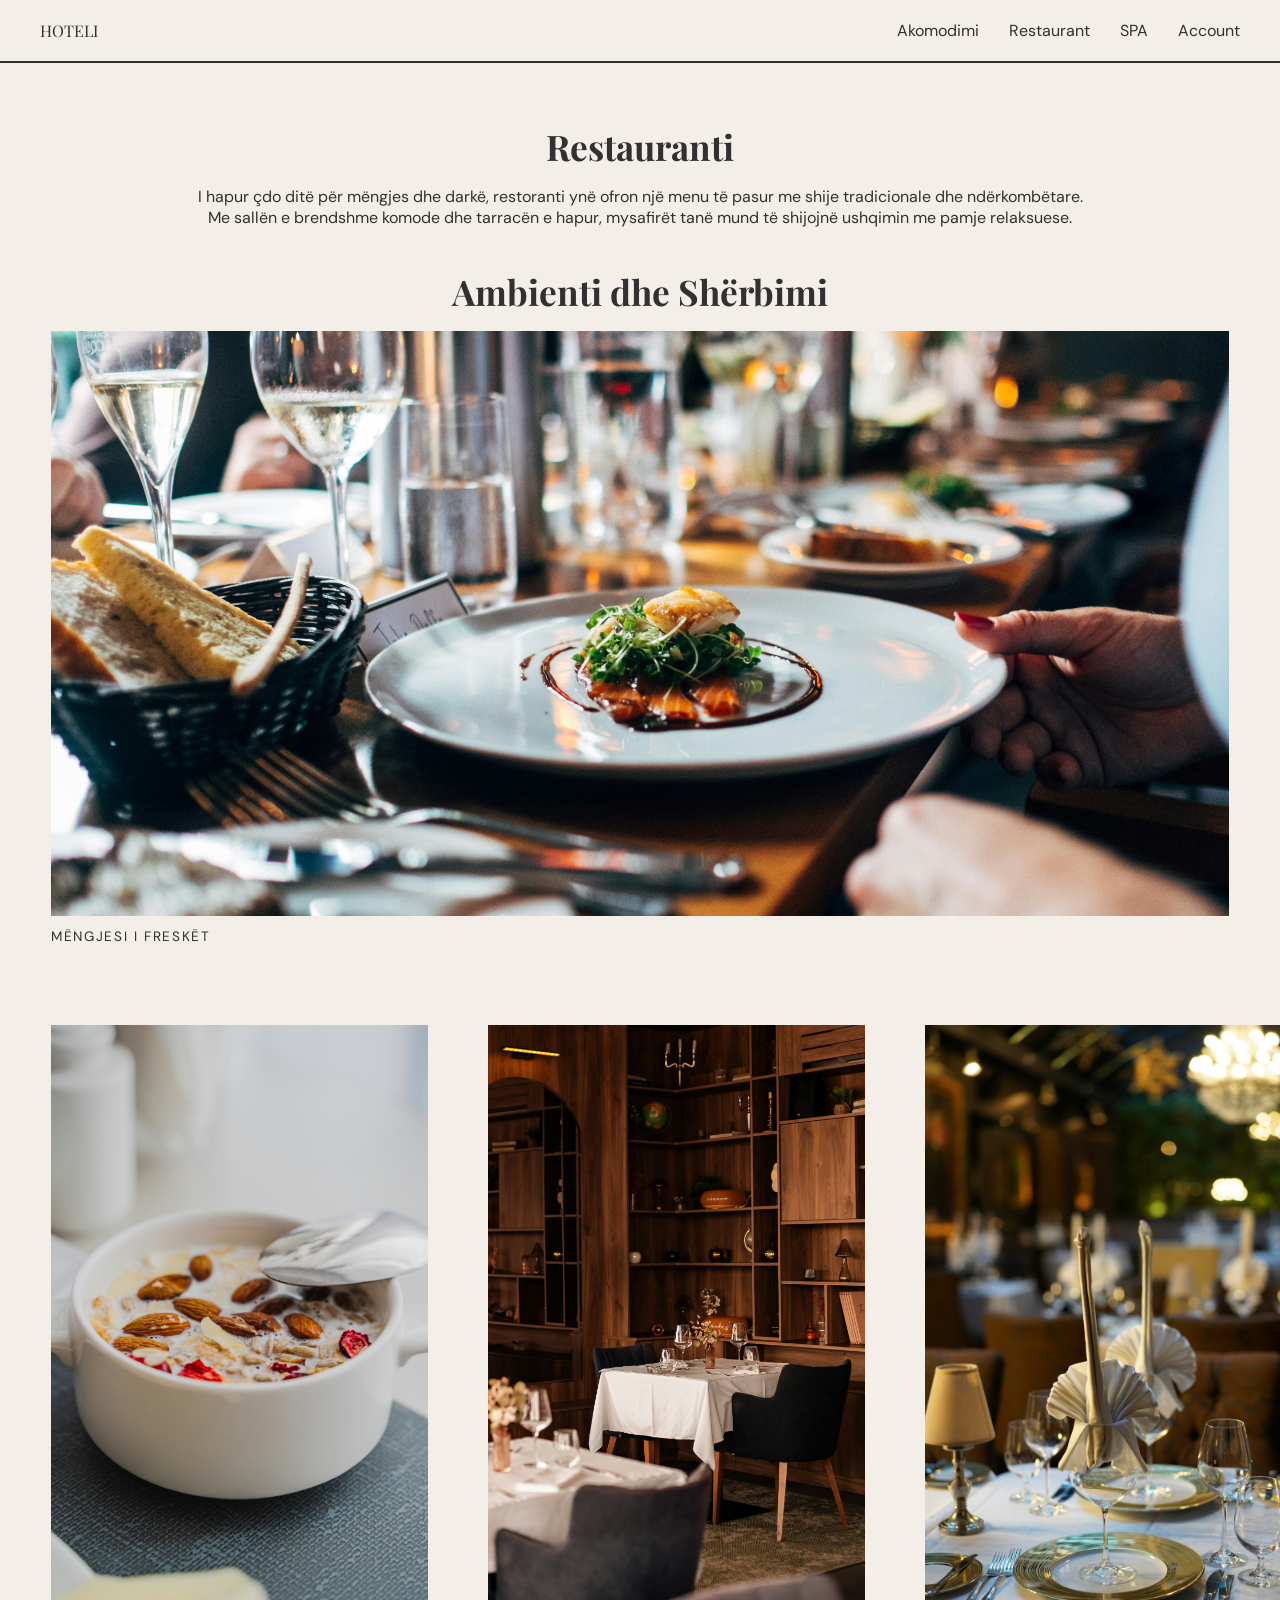
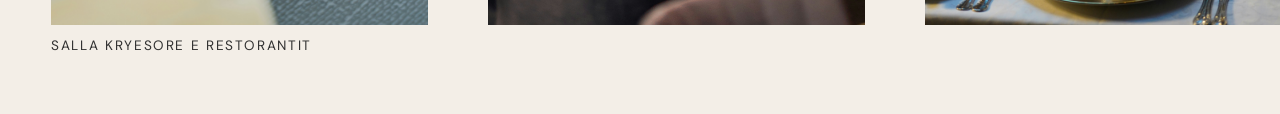
<file: restaurant.html>
<!DOCTYPE html>
<html lang="en">
<head>
    <meta charset="UTF-8">
    <meta name="viewport" content="width=device-width, initial-scale=1.0">
    <link rel="preconnect" href="https://fonts.googleapis.com">
    <link rel="preconnect" href="https://fonts.gstatic.com" crossorigin>
    <link href="https://fonts.googleapis.com/css2?family=DM+Sans:ital,opsz,wght@0,9..40,100..1000;1,9..40,100..1000&family=Playfair+Display:ital,wght@0,400..900;1,400..900&display=swap" rel="stylesheet">
    <link rel="stylesheet" href="css/global.css">
    <link rel="stylesheet" href="css/pages.css">
    <title>Restaurant</title>
</head>
<body>
     <header class="site-header">
        <a href="index.html" class="logo">HOTELI</a>
        <nav class="menu">
            <ul>
                <li><a href="akomodimi.html">Akomodimi</a></li>
                <li><a href="restaurant.html">Restaurant</a></li>
                <li><a href="spa.html">SPA</a></li>
                <li class="account-dropdown"><a href="#">Account</a>
                    <ul class="dropdown-menu">
                        <li><a href="login.html">Login</a></li>
                        <li><a href="register.html">Register</a></li>
                    </ul>
                </li>
            </ul>
        </nav>
    </header>
    <main>
        <section class="restaurant-intro">
            <h2>Restauranti</h2>
            <p>
                I hapur çdo ditë për mëngjes dhe darkë, restoranti ynë ofron një menu të pasur me shije tradicionale 
                dhe ndërkombëtare. <br> Me sallën e brendshme komode dhe tarracën e hapur, mysafirët tanë mund të shijojnë 
                ushqimin me pamje relaksuese.
            </p>
        </section>

        <section class="restaurant-gallery">
            <h2>Ambienti dhe Shërbimi</h2>

            <article class="foto1">
                <figure>
                    <img src="fotot/ushqimi.jpg" alt="Ushqim i fresket">
                    <figcaption>Mëngjesi i freskët</figcaption>
                </figure>
            </article>
            
            <article class="foto2">
                <figure>
                    <img src="fotot/mengjesi.jpg" alt="Mengjes i lehte">
                    <img src="fotot/tavolina.jpg" alt="Pamje e nje tavoline ne hotel">
                    <img src="fotot/tavolina2.jpg" alt="Pamje e nje tavoline ne hotel">
                </figure>
                <figcaption>Salla kryesore e restorantit</figcaption>
            </article>

            
        </section>
    </main>
</body>
</html>
</file>
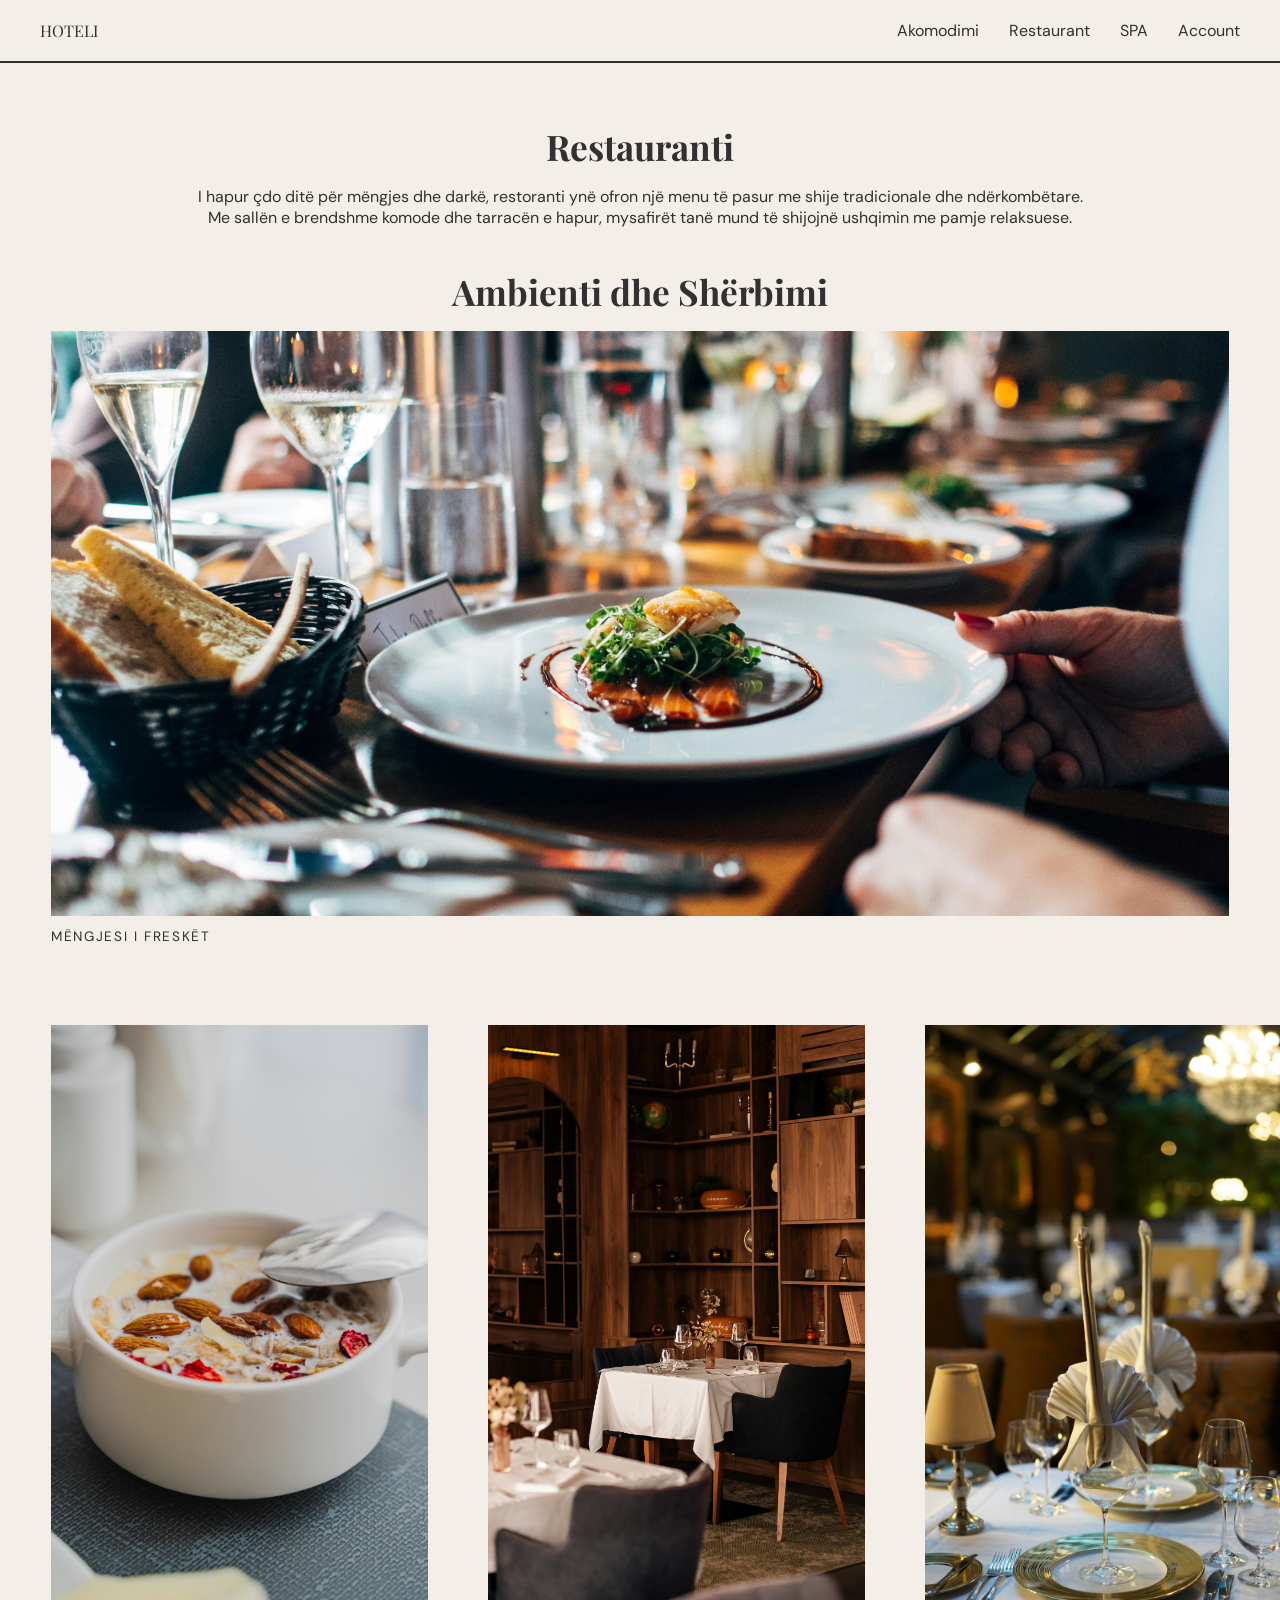
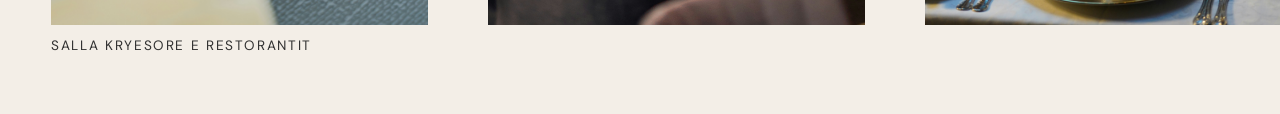
<file: html/restaurant.html>
<!DOCTYPE html>
<html lang="en">
<head>
    <meta charset="UTF-8">
    <meta name="viewport" content="width=device-width, initial-scale=1.0">
    <link rel="preconnect" href="https://fonts.googleapis.com">
    <link rel="preconnect" href="https://fonts.gstatic.com" crossorigin>
    <link href="https://fonts.googleapis.com/css2?family=DM+Sans:ital,opsz,wght@0,9..40,100..1000;1,9..40,100..1000&family=Playfair+Display:ital,wght@0,400..900;1,400..900&display=swap" rel="stylesheet">
    <link rel="stylesheet" href="../css/global.css">
    <link rel="stylesheet" href="../css/pages.css">
    <title>Restaurant</title>
</head>
<body>
     <header class="site-header">
        <a href="index.html" class="logo">HOTELI</a>
        <nav class="menu">
            <ul>
                <li><a href="akomodimi.html">Akomodimi</a></li>
                <li><a href="restaurant.html">Restaurant</a></li>
                <li><a href="spa.html">SPA</a></li>
                <li class="account-dropdown"><a href="#">Account</a>
                    <ul class="dropdown-menu">
                        <li><a href="login.html">Login</a></li>
                        <li><a href="register.html">Register</a></li>
                    </ul>
                </li>
            </ul>
        </nav>
    </header>
    <main>
        <section class="restaurant-intro">
            <h2>Restauranti</h2>
            <p>
                I hapur çdo ditë për mëngjes dhe darkë, restoranti ynë ofron një menu të pasur me shije tradicionale 
                dhe ndërkombëtare. <br> Me sallën e brendshme komode dhe tarracën e hapur, mysafirët tanë mund të shijojnë 
                ushqimin me pamje relaksuese.
            </p>
        </section>

        <section class="restaurant-gallery">
            <h2>Ambienti dhe Shërbimi</h2>

            <article class="foto1">
                <figure>
                    <img src="../fotot/ushqimi.jpg" alt="Ushqim i fresket">
                    <figcaption>Mëngjesi i freskët</figcaption>
                </figure>
            </article>
            
            <article class="foto2">
                <figure>
                    <img src="../fotot/mengjesi.jpg" alt="Mengjes i lehte">
                    <img src="../fotot/tavolina.jpg" alt="Pamje e nje tavoline ne hotel">
                    <img src="../fotot/tavolina2.jpg" alt="Pamje e nje tavoline ne hotel">
                </figure>
                <figcaption>Salla kryesore e restorantit</figcaption>
            </article>

            
        </section>
    </main>
</body>
</html>
</file>
<file: css/global.css>
* {
    box-sizing: border-box;
    margin: 0;
    padding: 0; 
}

body {
    background-color: #f3eee7;
    font-family: 'DM Sans', Arial, sans-serif;
    color: #313131;
}

.logo, h1, h2, h3 {
    font-family: 'Playfair Display', 'Times New Roman', serif;
}

a {
    text-decoration: none;
    color: #313131;
}

.site-header {
    display: flex;
    justify-content: space-between;
    align-items: center;
    padding: 20px 40px;
    border-bottom: 2px solid #313131;
}

.menu > ul {
    list-style: none;
    display: flex;
    gap: 30px;
}

.account-dropdown {
    position: relative;
}

.dropdown-menu {
    position: absolute;
    top: 160%;
    right: 0;
    display: none;
    background-color: #f3eee7;
    border: 1px solid #313131;
    padding: 10px 15px;
    list-style: none;
    min-width: 160px;
}

.dropdown-menu::before {
    content: "";
    position: absolute;
    bottom: 100%;
    left: 0;
    width: 100%;
    height: 25px;
}

.account-dropdown:hover .dropdown-menu {
    display: block;
}

.dropdown-menu li a {
    display: block;
    padding: 6px 10px;
}

.dropdown-menu li a:hover {
    background-color: #e5dfd5;
}
</file>
<file: css/pages.css>
.restaurant-intro {
    max-width: 1000px;
    margin: 60px auto 40px auto;
    padding: 0 10px;
    text-align: center;
}

.restaurant-intro h2 {
    font-size: 2.2rem;
    margin-bottom: 1rem;
}

.restaurant-gallery h2 {
    font-size: 2.2rem;
    margin-bottom: 1rem;
    text-align: center;
}

.foto1 {
    margin: 0 auto 80px auto;
    width: 92%;
    max-width: 1300px;
}

.foto1 img {
    display: block;
    height: 65vh;
    width: 100%;
    max-width: 1300px;
    text-align: center;
    object-fit: cover;
}

.foto1 figcaption {
    margin-top: 12px;
    font-size: 0.85rem;
    text-transform: uppercase;
    letter-spacing: 0.12em;
    text-align: left;
}

.foto2 {
    width: 92%;
    max-width: 1300px;
    margin: 0 auto 60px auto;
}

.foto2 figure {
    display: flex;
    justify-content: space-between;
    gap: 60px;
}

.foto2 img {
    width: 32%;
    height: 600px;
    object-fit: cover;
}

.foto2 figcaption {
    margin-top: 12px;
    font-size: 0.85rem;
    text-transform: uppercase;
    letter-spacing: 0.12em;
    text-align: left;
}


/*Spa Page*/

.spa-intro {
    max-width: 1000px;
    margin: 60px auto 40px auto;
    padding: 0 10px;
    text-align: center;
}

.spa-intro h2 {
    font-size: 2.2rem;
    margin-bottom: 0.5rem;
}

.spa-intro h2 {
    font-size: 2.2rem;
    margin-bottom: 1rem;
}

.spa-intro p {
    font-size: 1rem;
    line-height: 1.6;
}

.spa-banner {
    margin: 0 auto 80px auto;
    width: 92%;
    max-width: 1300px;
}

.spa-banner-img {
    display: block;
    width: 100%;
    height: 450px;
    object-fit: cover;
}

.spa-gallery h2 {
    font-size: 2.2rem;
    margin-bottom: 1rem;
    text-align: center;
}

.spa-cards {
    width: 92%;
    max-width: 1300px;
    margin: 0 auto 60px auto;
    display: flex;
    justify-content: space-between;
    gap: 60px;
}

.spa-card {
    width: 32%;
    margin: 0;
}

.spa-card img {
    display: block;
    width: 100%;
    height: 450px;
    object-fit: cover;
}

.spa-card figcaption {
    margin-top: 12px;
    text-align: left;
}

.spa-card figcaption h3 {
    font-size: 0.85rem;
    text-transform: uppercase;
    letter-spacing: 0.12em;
    margin: 0 0 8px 0;
}

.spa-card figcaption p {
    font-size: 0.9rem;
    line-height: 1.5;
    margin: 0;
}
</file>
